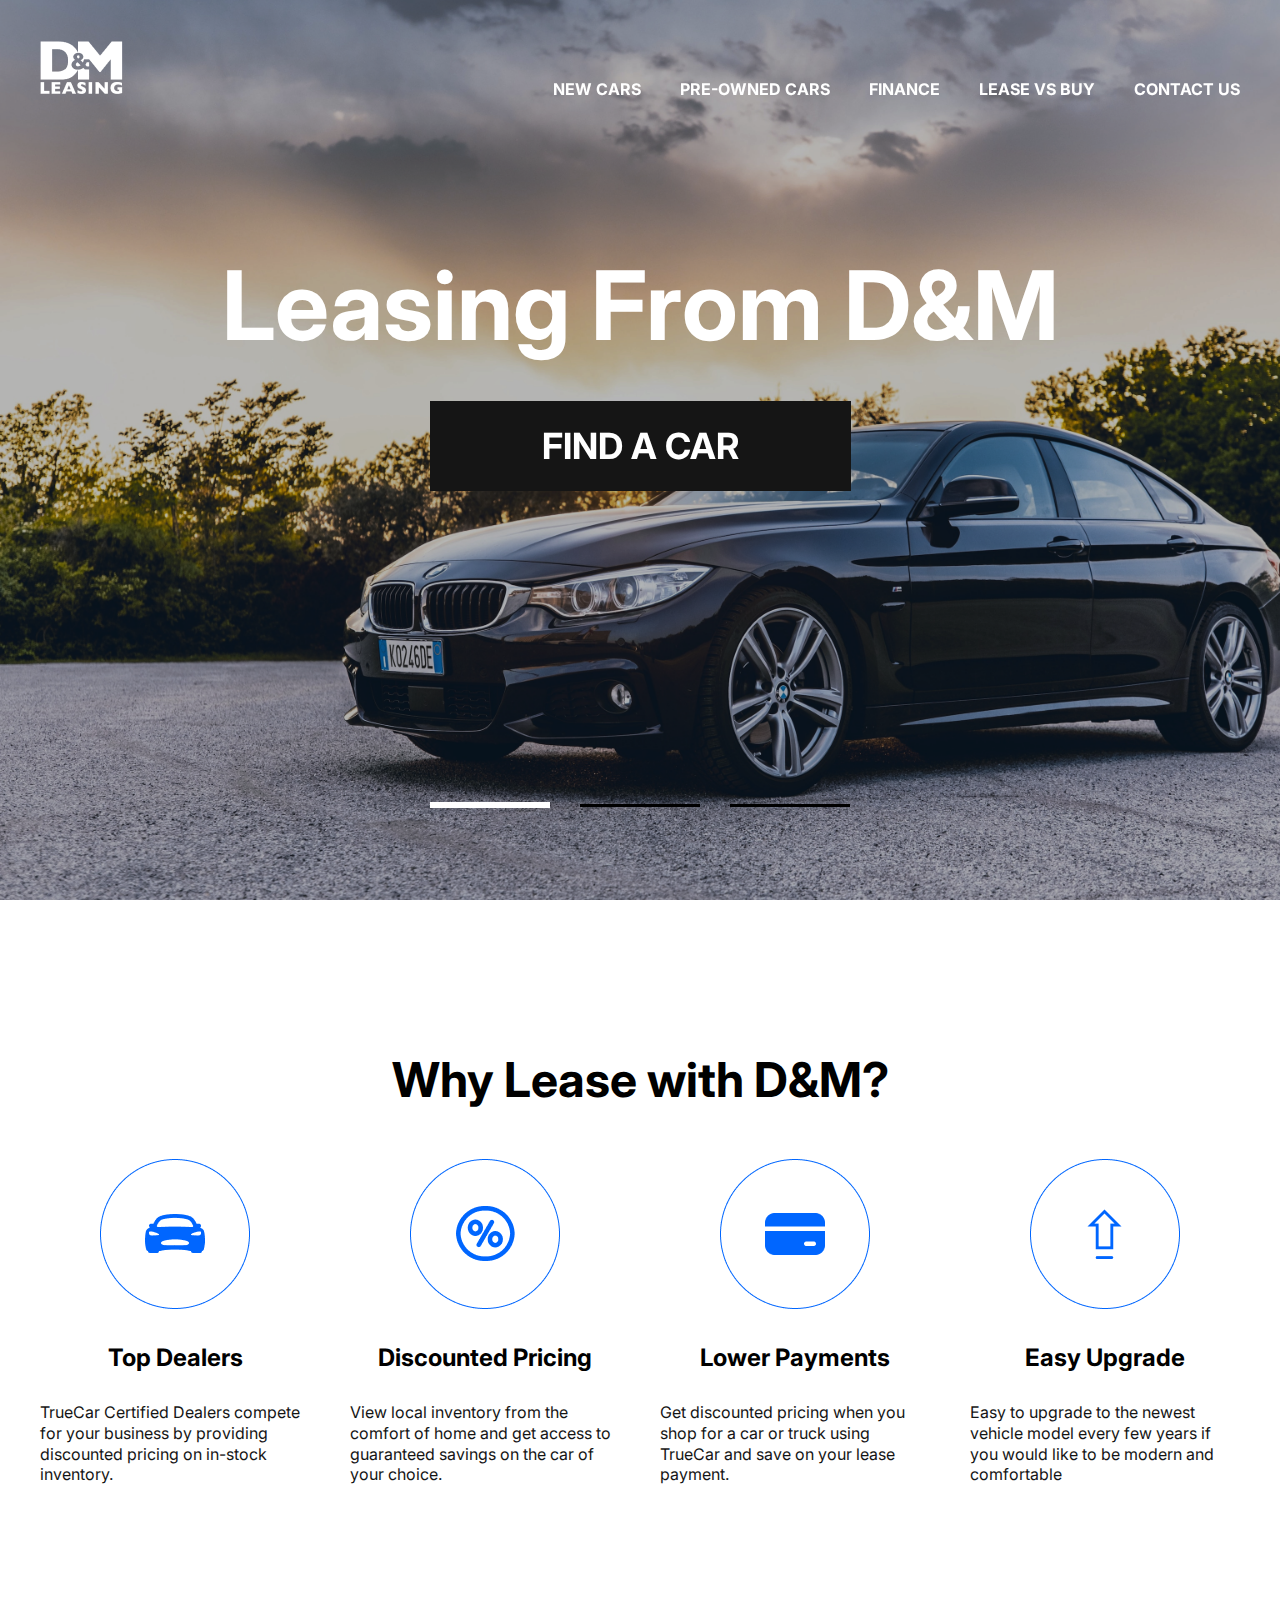
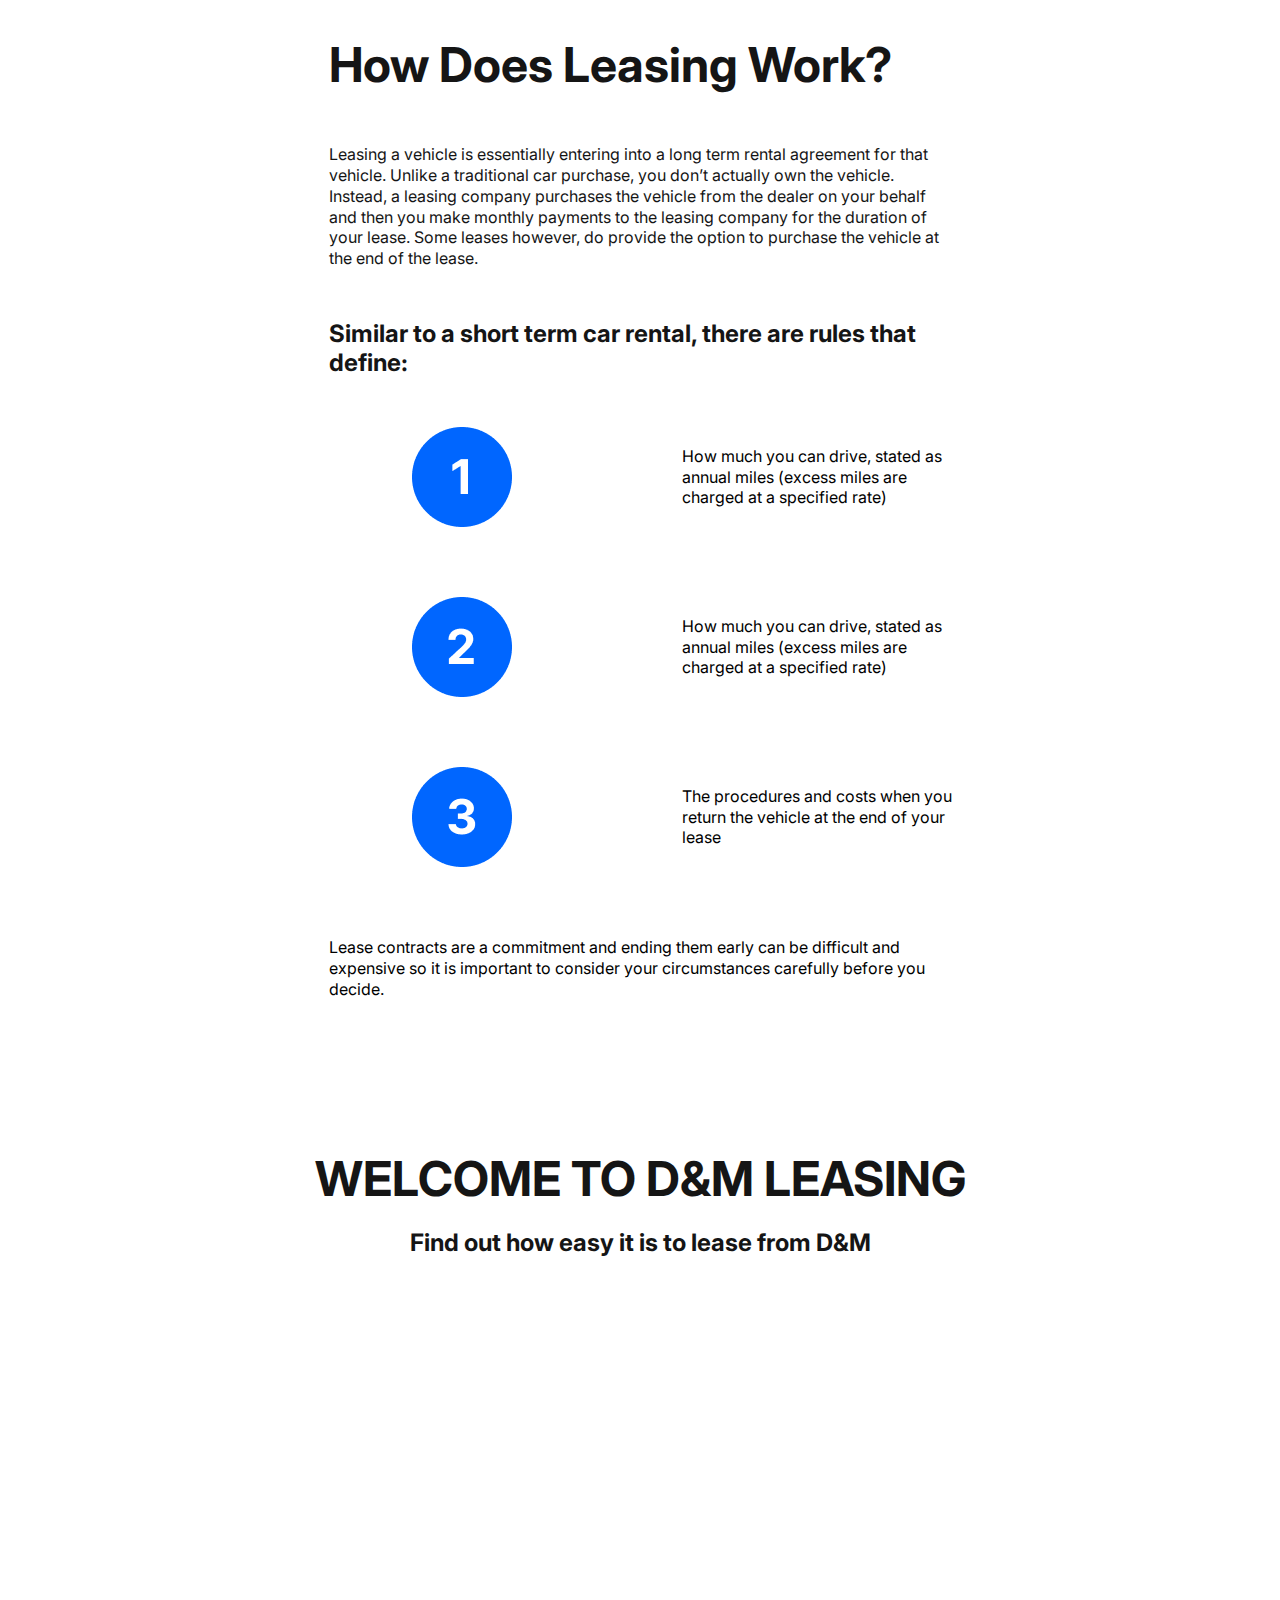
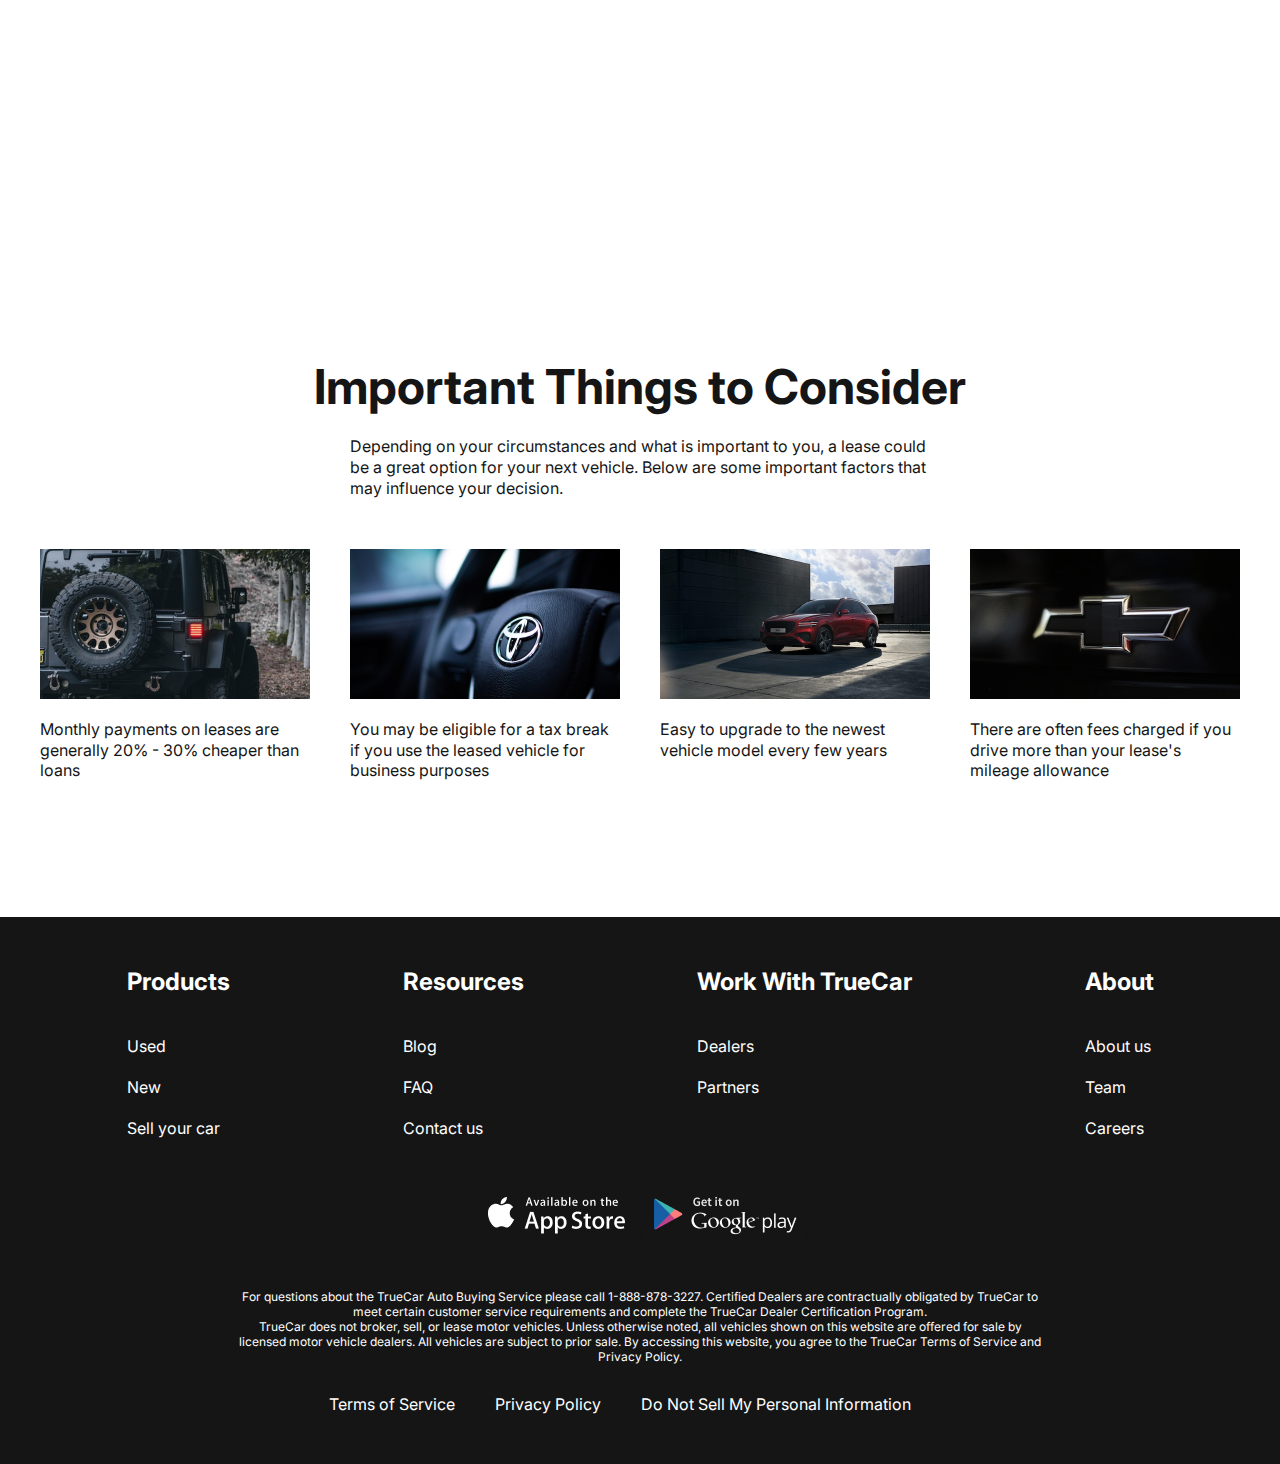
<file: index.html>
<!DOCTYPE html>
<html lang="en">

<head>
    <meta charset="UTF-8">
    <meta http-equiv="X-UA-Compatible" content="IE=edge">
    <meta name="viewport" content="width=device-width, initial-scale=1.0">
    <link href="https://fonts.googleapis.com/css2?family=Inter:wght@400;700&display=swap" rel="stylesheet">
    <link
  rel="stylesheet"
  href="https://cdn.jsdelivr.net/npm/swiper@10/swiper-bundle.min.css"/>
    <link rel="stylesheet" href="css/style.css">
    <title>Document</title>
</head>

<body>
    <header class="header">
        <div class="container">
            <div class="header__row">
                <a href="index.html" class="header__logo">
                    <img src="img/header/Vector.png" alt="">
                </a>
                <nav class="header__nav ">
                    <a href="car.html" class="header__nav-link">NEW CARS</a>
                    <a href="" class="header__nav-link">PRE-OWNED CARS</a>
                    <a href="" class="header__nav-link">FINANCE</a>
                    <a href="" class="header__nav-link">LEASE VS BUY</a>
                    <a href="login.html" class="header__nav-link">CONTACT US</a>
                </nav>
                <button type="button" class="navTuggle"><span></span><span></span><span></span></button>
            </div>
        </div>
    </header>

    

    <div class="home">
        <div class="container">
            <div class="home__title">
                Leasing From D&M
            </div>
            <a class="home__link" href="">FIND A CAR</a>
        </div>
    </div>

<div class="slider">
    <div class="swiper">
        <div class="swiper-wrapper">
          <div class="swiper-slide" style="background-image: url(img/header/Обложка.png);" ></div>
          <div class="swiper-slide" style="background-image: url(img/home/slider2.jpeg);" ></div>
          <div class="swiper-slide" style="background-image: url(img/home/slider-3.jpeg);" ></div>
        </div>
        <div class="swiper-pagination"></div>
        
    </div>
</div>


    <div class="why">
        <div class="container">
            <div class="why__title">Why Lease with D&M?</div>
            <div class="why__row">
                <div class="why__item">
                    <img class="why__img" src="img/group/Group 5.png" alt="">
                    <div class="why__item-title">Top Dealers</div>
                    <div class="why__text">TrueCar Certified Dealers compete for your business by providing discounted
                        pricing on in-stock inventory.</div>
                </div>

                <div class="why__item">
                    <img class="why__img" src="img/group/Group 7.png" alt="">
                    <div class="why__item-title">Discounted Pricing</div>
                    <div class="why__text">View local inventory from the comfort of home and get access to guaranteed
                        savings on the car of your choice.</div>
                </div>

                <div class="why__item">
                    <img class="why__img" src="img/group/Group 8.png" alt="">
                    <div class="why__item-title">Lower Payments</div>
                    <div class="why__text">Get discounted pricing when you shop for a car or truck using TrueCar and
                        save on your lease payment.</div>
                </div>

                <div class="why__item">
                    <img class="why__img" src="img/group/Group 9.png" alt="">
                    <div class="why__item-title">Easy Upgrade</div>
                    <div class="why__text">Easy to upgrade to the newest vehicle model every few years if you would like
                        to be modern and comfortable</div>
                </div>
            </div>
        </div>
    </div>

    <div class="how">
        <div class="container">
            <div class="how__body">
                <div class="how__top">
                    <div class="how__title">
                        How Does Leasing Work?
                    </div>
                    <div class="how__text">
                        Leasing a vehicle is essentially entering into a long term rental agreement for that vehicle.
                        Unlike a traditional car purchase, you don’t actually own the vehicle. Instead, a leasing
                        company purchases the vehicle from the dealer on your behalf and then you make monthly payments
                        to the leasing company for the duration of your lease. Some leases however, do provide the
                        option to purchase the vehicle at the end of the lease.
                    </div>
                </div>
                <div class="how__content">
                    <div class="how__text-content">
                        Similar to a short term car rental, there are rules that define:
                    </div>

                    <div class="how__inner">
                        <div class="how__item">
                            <img src="img/how/Group 10.png" alt="" class="how__img">
                            <div class="how__item-text">
                                How much you can drive, stated as annual miles (excess miles are charged at a specified
                                rate)
                            </div>
                        </div>
                        <div class="how__item">
                            <img src="img/how/Group 11.png" alt="" class="how__img">
                            <div class="how__item-text">
                                How much you can drive, stated as annual miles (excess miles are charged at a specified
                                rate)
                            </div>
                        </div>
                        <div class="how__item">
                            <img src="img/how/Group 12.png" alt="" class="how__img">
                            <div class="how__item-text">
                                The procedures and costs when you return the vehicle at the end of your lease
                            </div>
                        </div>
                    </div>

                </div>
                <div class="how__bottom">
                    <div class="how__bottom-text">
                        Lease contracts are a commitment and ending them early can be difficult and expensive so it is
                        important to consider your circumstances carefully before you decide.
                    </div>
                </div>
            </div>
        </div>
    </div>

    <div class="video">
        <div class="container">
            <div class="video__top">
                <div class="video__title">
                    WELCOME TO D&M LEASING
                </div>
                <div class="video__text">
                    Find out how easy it is to lease from D&M
                </div>
            </div>
            <div class="video__bottom">
                <iframe class="video__car" width="1000px" height="500px" src="https://www.youtube.com/embed/O0sEu131MaE"
                    title="YouTube video player" frameborder="0"
                    allow="accelerometer; autoplay; clipboard-write; encrypted-media; gyroscope; picture-in-picture; web-share"
                    allowfullscreen></iframe>
            </div>
        </div>
    </div>

    <div class="important">
        <div class="container">
            <div class="important__title">
                Important Things to Consider
            </div>
            <div class="important__text">
                Depending on your circumstances and what is important to you, a lease could be a great option for your
                next vehicle. Below are some important factors that may influence your decision.
            </div>
            <div class="important__inner">
                <div class="important__item">
                    <img class="important__img" src="img/important/Rectangle 6.png" alt="">
                    <div class="important__inner-text">
                        Monthly payments on leases are generally 20% - 30% cheaper than loans
                    </div>
                </div>

                <div class="important__item">
                    <img class="important__img" src="img/important/Rectangle 7.png" alt="">
                    <div class="important__inner-text">
                        You may be eligible for a tax break if you use the leased vehicle for business purposes
                    </div>
                </div>

                <div class="important__item">
                    <img class="important__img" src="img/important/Rectangle 8.png" alt="">
                    <div class="important__inner-text">
                        Easy to upgrade to the newest vehicle model every few years
                    </div>
                </div>

                <div class="important__item">
                    <img class="important__img" src="img/important/Rectangle 9.png" alt="">
                    <div class="important__inner-text">
                        There are often fees charged if you drive more than your lease's mileage allowance
                    </div>
                </div>
            </div>
        </div>
    </div>

    <footer class="footer">
        <div class="container">
            <div class="footer__nav">
                <div class="footer__nav-item">
                    <div class="footer__nav-title">
                        Products
                    </div>
                    <a href="#" class="footer__nav-text">
                        Used
                    </a>
                    <a href="#" class="footer__nav-text">
                        New
                    </a>
                    <a href="#" class="footer__nav-text">
                        Sell your car
                    </a>
                </div>
                <div class="footer__nav-item">
                    <div class="footer__nav-title">
                        Resources
                    </div>
                    <a href="#" class="footer__nav-text">
                        Blog
                    </a>
                    <a href="#" class="footer__nav-text">
                        FAQ
                    </a>
                    <a href="#" class="footer__nav-text">
                        Contact us
                    </a>
                </div>
                <div class="footer__nav-item">
                    <div class="footer__nav-title">
                        Work With TrueCar
                    </div>
                    <a href="#" class="footer__nav-text">
                        Dealers
                    </a>
                    <a href="#" class="footer__nav-text">
                        Partners
                    </a>
                </div>
                <div class="footer__nav-item">
                    <div class="footer__nav-title">
                        About
                    </div>
                    <a href="#" class="footer__nav-text">
                        About us
                    </a>
                    <a href="#" class="footer__nav-text">
                        Team
                    </a>
                    <a href="#" class="footer__nav-text">
                        Careers
                    </a>
                </div>
            </div>
            <div class="footer__img">
                <div class="class"><img src="img/footer/app-store-5768091a665de29ed90932b12cc1dc34 1.png" alt="" class="img__footer"></div>
                <div class="class"><img src="img/footer/google-play-1b282a5faa8753db97e49dd35e98dd25 1.png" alt="" class="img__footer"></div>
            </div>
            <div class="footer__information">
                <div class="information__text">For questions about the TrueCar Auto Buying Service please call 1-888-878-3227.
                    Certified Dealers are contractually obligated by TrueCar to meet certain customer service requirements and complete the TrueCar Dealer Certification Program.</div>
                <div class="information__text">TrueCar does not broker, sell, or lease motor vehicles. Unless otherwise noted, all vehicles shown on this website are offered for sale by licensed motor vehicle dealers. All vehicles are subject to prior sale. By accessing this website, you agree to the TrueCar Terms of Service and Privacy Policy.</div>
            </div>
            <div class="footer__link">
                <a href="#" class="bottom__link">Terms of Service</a>
                <a href="#" class="bottom__link">Privacy Policy</a>
                <a href="#" class="bottom__link">Do Not Sell My Personal Information</a>
            </div>
        </div>
    </footer>
    <script src="https://cdn.jsdelivr.net/npm/swiper@10/swiper-bundle.min.js"></script>
    <script src="js/app.js" ></script>
</body>

</html>
</file>
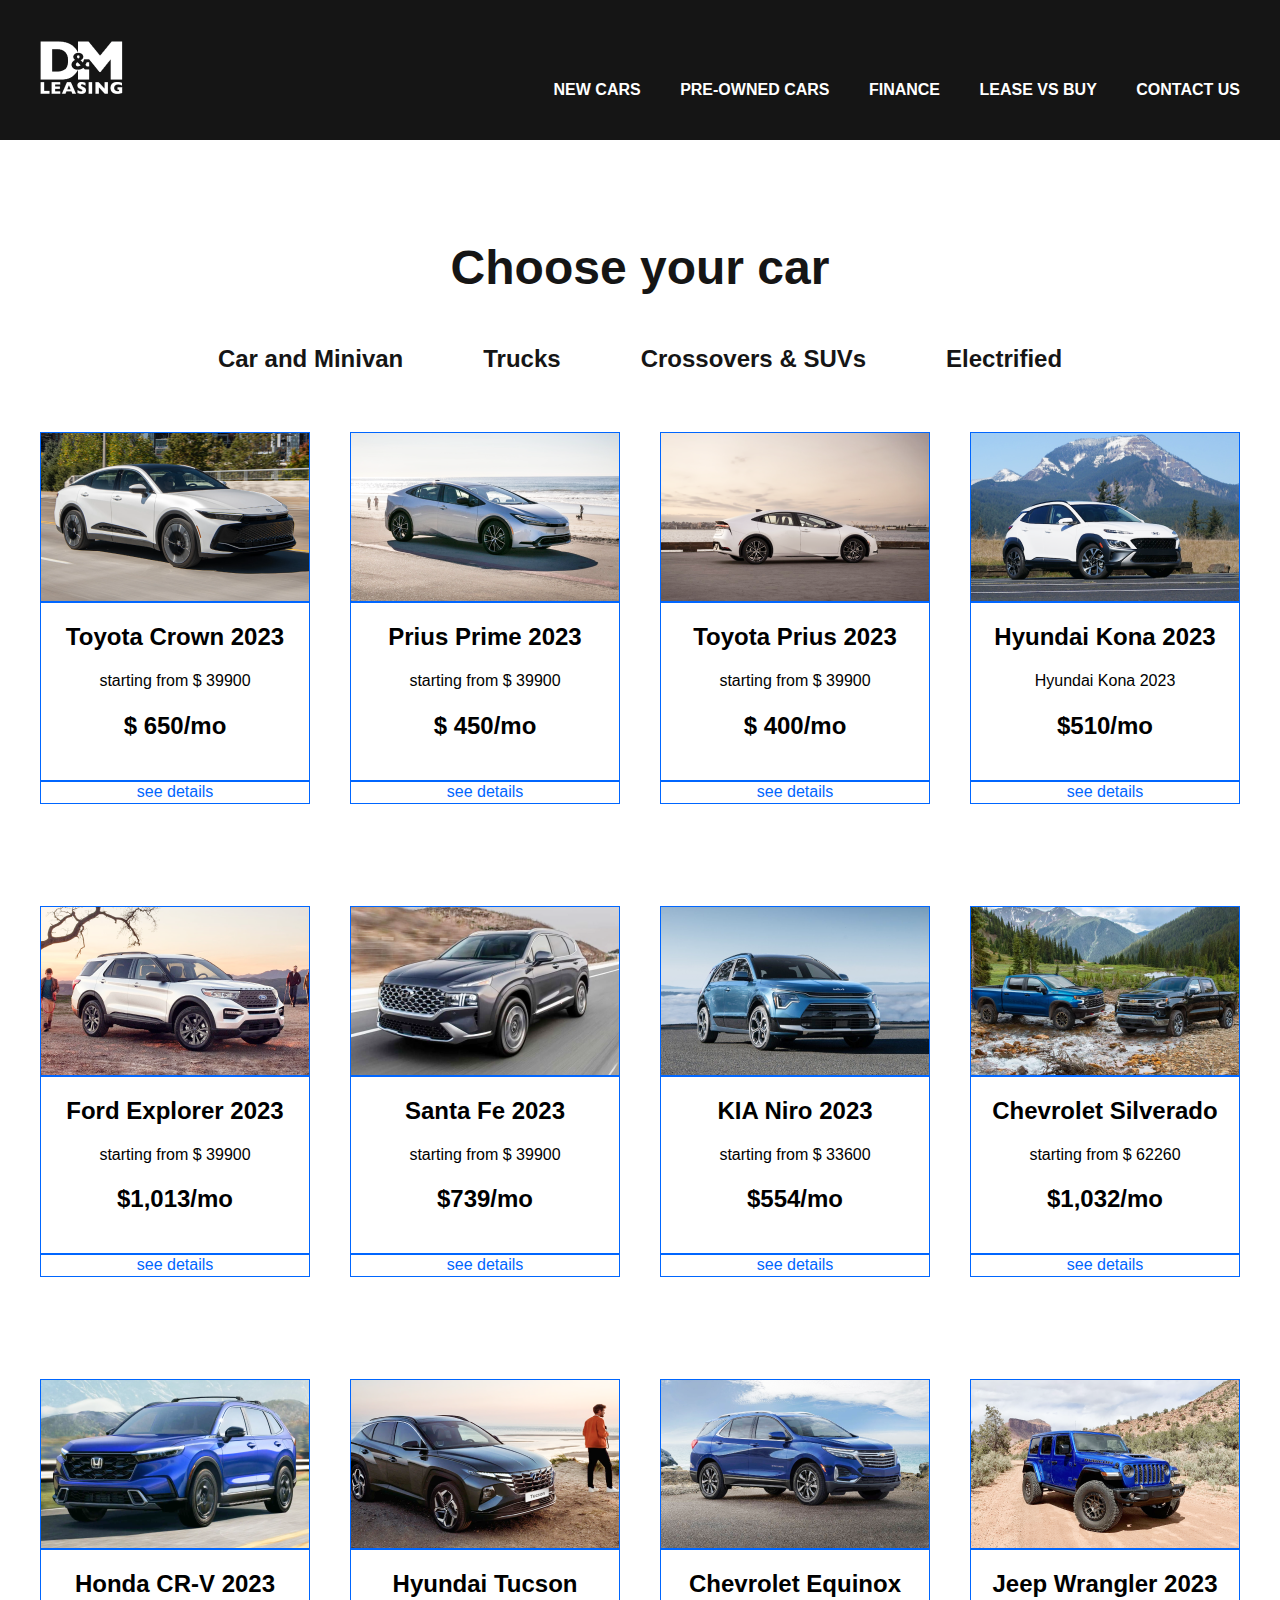
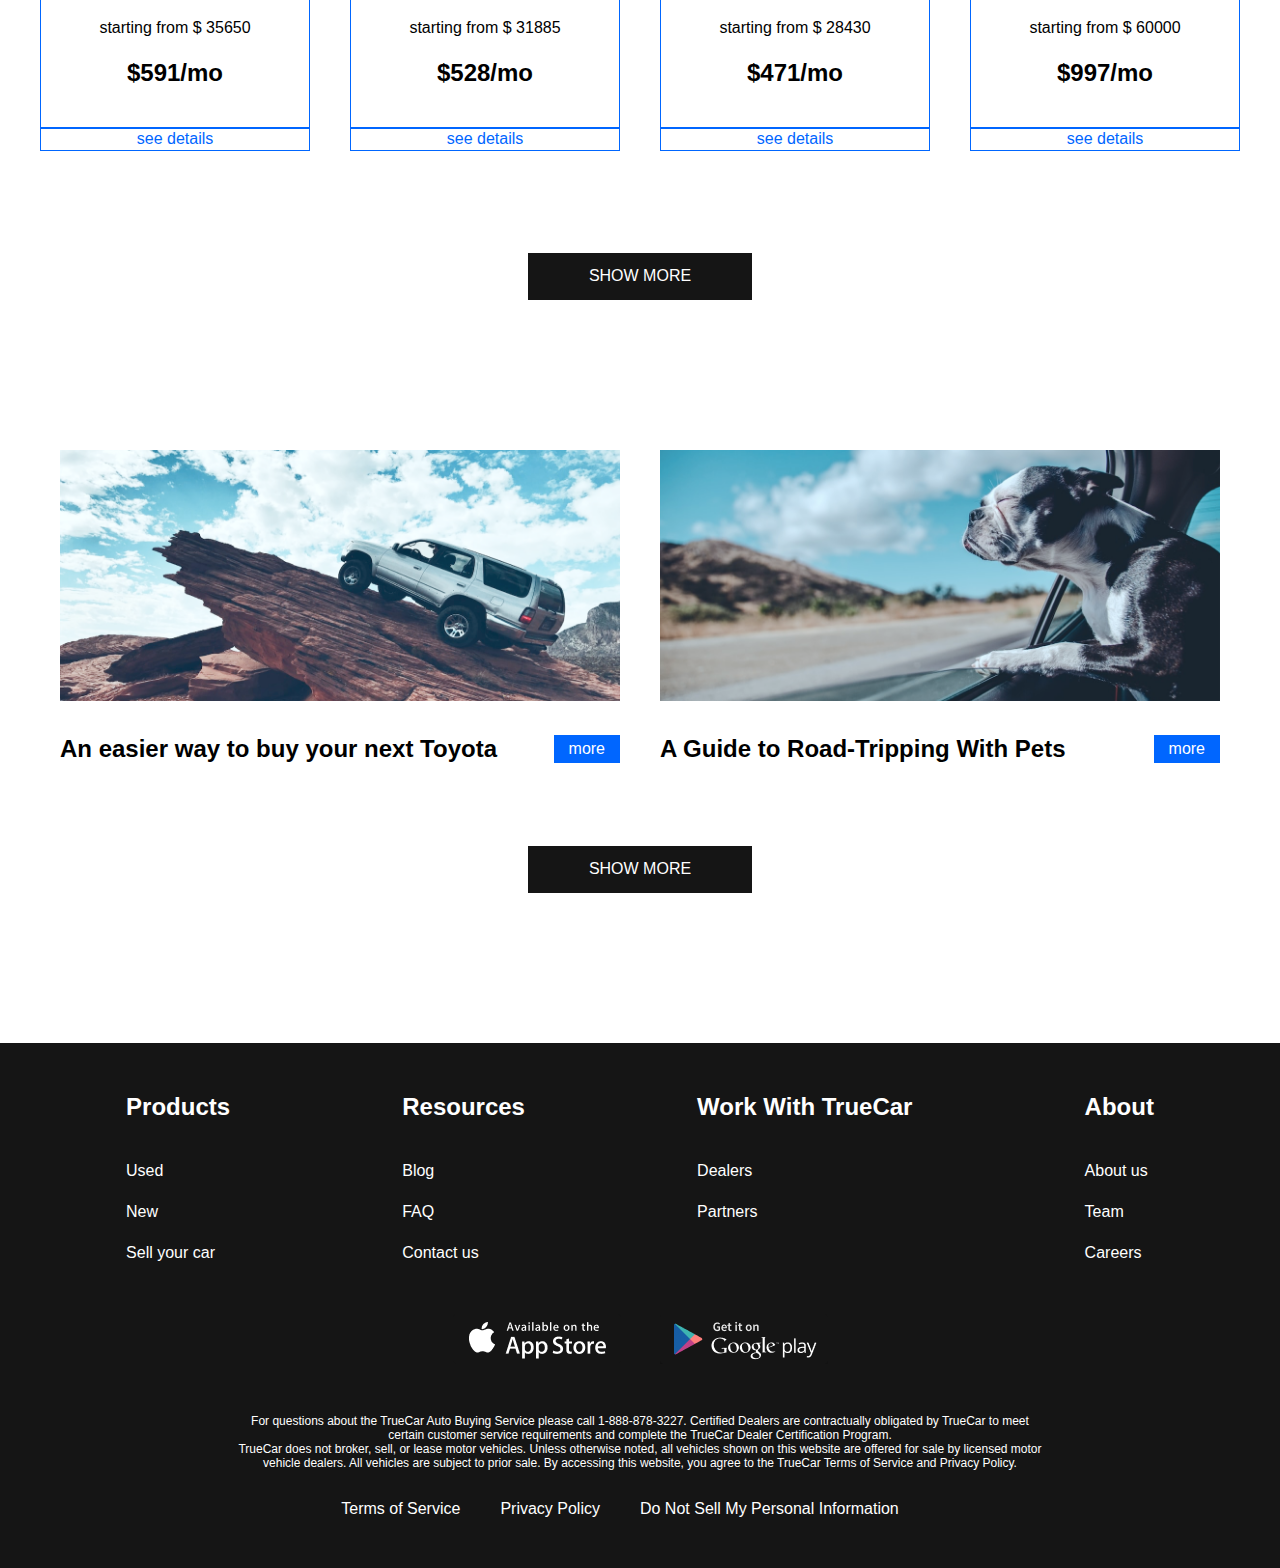
<file: car.html>
<!DOCTYPE html>
<html lang="en">
<head>
    <meta charset="UTF-8">
    <meta name="viewport" content="width=device-width, initial-scale=1.0">
    <link rel="stylesheet" href="css/style.css">
    <title>Document</title>
</head>
<body>
    <header class="header black">
        <div class="container">
            <div class="header__row">
                <a href="index.html" class="header__logo">
                    <img src="img/header/Vector.png" alt="">
                </a>
                <nav class="header__nav">
                    <a href="car.html" class="header__nav-link">NEW CARS</a>
                    <a href="" class="header__nav-link">PRE-OWNED CARS</a>
                    <a href="" class="header__nav-link">FINANCE</a>
                    <a href="" class="header__nav-link">LEASE VS BUY</a>
                    <a href="login.html" class="header__nav-link">CONTACT US</a>
                </nav>
                <button type="button" class="navTuggle"><span></span><span></span><span></span></button>
            </div>
        </div>
    </header>
    
    <div class="choose">
        <div class="container">
            <div class="choose__top">
                <div class="choose__title">
                    Choose your car
                </div>
                <div class="choose__nav">
                    <a href="#" class="choose__link">Car and Minivan</a>
                    <a href="#" class="choose__link">Trucks</a>
                    <a href="#" class="choose__link">Crossovers & SUVs</a>
                    <a href="#" class="choose__link">Electrified</a>
                </div>
            </div>
            <div class="choose__inner">
                <div class="choose__item">
                    <img src="img/car/Rectangle 1.png" alt="" class="choose__img">
                    <div class="choose__information">
                        <div class="choose__name">
                            Toyota Crown 2023
                        </div>
                        <div class="choose__prize">
                            starting from $ 39900
                        </div>
                        <div class="choose__time">
                            $ 650/mo
                        </div>
                    </div>
                    <div class="choose__bottom">
                        <a href="#" class="choose__link-bottom">see details</a>
                    </div>
                </div>
                <div class="choose__item">
                    <img src="img/car/Rectangle 2.png" alt="" class="choose__img">
                    <div class="choose__information">
                        <div class="choose__name">
                            Prius Prime 2023
                        </div>
                        <div class="choose__prize">
                            starting from $ 39900
                        </div>
                        <div class="choose__time">
                            $ 450/mo
                        </div>
                    </div>
                    <div class="choose__bottom">
                        <a href="#" class="choose__link-bottom">see details</a>
                    </div>
                </div>
                <div class="choose__item">
                    <img src="img/car/Rectangle 3.png" alt="" class="choose__img">
                    <div class="choose__information">
                        <div class="choose__name">
                            Toyota Prius 2023
                        </div>
                        <div class="choose__prize">
                            starting from $ 39900
                        </div>
                        <div class="choose__time">
                            $ 400/mo
                        </div>
                    </div>
                    <div class="choose__bottom">
                        <a href="#" class="choose__link-bottom">see details</a>
                    </div>
                </div>
                <div class="choose__item one">
                    <img src="img/car/Rectangle 4.png" alt="" class="choose__img">
                    <div class="choose__information">
                        <div class="choose__name">
                            Hyundai Kona 2023
                        </div>
                        <div class="choose__prize">
                            Hyundai Kona 2023
                        </div>
                        <div class="choose__time">
                            $510/mo
                        </div>
                    </div>
                    <div class="choose__bottom">
                        <a href="#" class="choose__link-bottom">see details</a>
                    </div>
                </div>
                <div class="choose__item">
                    <img src="img/car/Rectangle 5.png" alt="" class="choose__img">
                    <div class="choose__information">
                        <div class="choose__name">
                            Ford Explorer 2023
                        </div>
                        <div class="choose__prize">
                            starting from $ 39900
                        </div>
                        <div class="choose__time">
                            $1,013/mo
                        </div>
                    </div>
                    <div class="choose__bottom">
                        <a href="#" class="choose__link-bottom">see details</a>
                    </div>
                </div>
                <div class="choose__item">
                    <img src="img/car/Rectangle 6.png" alt="" class="choose__img">
                    <div class="choose__information">
                        <div class="choose__name">
                            Santa  Fe 2023
                        </div>
                        <div class="choose__prize">
                            starting from $ 39900
                        </div>
                        <div class="choose__time">
                            $739/mo
                        </div>
                    </div>
                    <div class="choose__bottom">
                        <a href="#" class="choose__link-bottom">see details</a>
                    </div>
                </div>
                <div class="choose__item">
                    <img src="img/car/Rectangle 7.png" alt="" class="choose__img">
                    <div class="choose__information">
                        <div class="choose__name">
                            KIA Niro 2023
                        </div>
                        <div class="choose__prize">
                            starting from $ 33600
                        </div>
                        <div class="choose__time">
                            $554/mo
                        </div>
                    </div>
                    <div class="choose__bottom">
                        <a href="#" class="choose__link-bottom">see details</a>
                    </div>
                </div>
                <div class="choose__item two">
                    <img src="img/car/Rectangle 8.png" alt="" class="choose__img">
                    <div class="choose__information">
                        <div class="choose__name">
                            Chevrolet Silverado
                        </div>
                        <div class="choose__prize">
                            starting from $ 62260
                        </div>
                        <div class="choose__time">
                            $1,032/mo
                        </div>
                    </div>
                    <div class="choose__bottom">
                        <a href="#" class="choose__link-bottom">see details</a>
                    </div>
                </div>
                <div class="choose__item">
                    <img src="img/car/Rectangle 9.png" alt="" class="choose__img">
                    <div class="choose__information">
                        <div class="choose__name">
                            Honda CR-V 2023
                        </div>
                        <div class="choose__prize">
                            starting from $ 35650
                        </div>
                        <div class="choose__time">
                            $591/mo
                        </div>
                    </div>
                    <div class="choose__bottom">
                        <a href="#" class="choose__link-bottom">see details</a>
                    </div>
                </div>
                <div class="choose__item">
                    <img src="img/car/Rectangle 10.png" alt="" class="choose__img">
                    <div class="choose__information">
                        <div class="choose__name">
                            Hyundai Tucson
                        </div>
                        <div class="choose__prize">
                            starting from $ 31885
                        </div>
                        <div class="choose__time">
                            $528/mo
                        </div>
                    </div>
                    <div class="choose__bottom">
                        <a href="#" class="choose__link-bottom">see details</a>
                    </div>
                </div>
                <div class="choose__item">
                    <img src="img/car/Rectangle 11.png" alt="" class="choose__img">
                    <div class="choose__information">
                        <div class="choose__name">
                            Chevrolet Equinox 
                        </div>
                        <div class="choose__prize">
                            starting from $ 28430
                        </div>
                        <div class="choose__time">
                            $471/mo
                        </div>
                    </div>
                    <div class="choose__bottom">
                        <a href="#" class="choose__link-bottom">see details</a>
                    </div>
                </div>
                <div class="choose__item three">
                    <img src="img/car/Rectangle 12.png" alt="" class="choose__img">
                    <div class="choose__information">
                        <div class="choose__name">
                            Jeep Wrangler 2023
                        </div>
                        <div class="choose__prize">
                            starting from $ 60000
                        </div>
                        <div class="choose__time">
                            $997/mo
                        </div>
                    </div>
                    <div class="choose__bottom">
                        <a href="#" class="choose__link-bottom">see details</a>
                    </div>
                </div>
                <a href="#" class="choose__btm">SHOW MORE</a>
            </div>
        </div>
    </div>

    <div class="news">
        <div class="container">
            <div class="news__inner">
                <div class="news__item">
                    <img src="img/news/Rectangle 12.png" alt="" class="news__img">
                    <div class="news__information">
                        <div class="news__text">
                            An easier way to buy your next Toyota
                        </div>
                        <a href="#" class="news__link">
                            more
                        </a>
                    </div>
                </div>
                <div class="news__item">
                    <img src="img/news/Rectangle 2.png" alt="" class="news__img">
                    <div class="news__information">
                        <div class="news__text">
                            A Guide to Road-Tripping With Pets
                        </div>
                        <a href="#" class="news__link">
                            more
                        </a>
                    </div>
                </div>
                <a href="#" class="news__btm">SHOW MORE</a>
            </div>
        </div>
    </div>
    <footer class="footer">
        <div class="container">
            <div class="footer__nav">
                <div class="footer__nav-item">
                    <div class="footer__nav-title">
                        Products
                    </div>
                    <a href="#" class="footer__nav-text">
                        Used
                    </a>
                    <a href="#" class="footer__nav-text">
                        New
                    </a>
                    <a href="#" class="footer__nav-text">
                        Sell your car
                    </a>
                </div>
                <div class="footer__nav-item">
                    <div class="footer__nav-title">
                        Resources
                    </div>
                    <a href="#" class="footer__nav-text">
                        Blog
                    </a>
                    <a href="#" class="footer__nav-text">
                        FAQ
                    </a>
                    <a href="#" class="footer__nav-text">
                        Contact us
                    </a>
                </div>
                <div class="footer__nav-item">
                    <div class="footer__nav-title">
                        Work With TrueCar
                    </div>
                    <a href="#" class="footer__nav-text">
                        Dealers
                    </a>
                    <a href="#" class="footer__nav-text">
                        Partners
                    </a>
                </div>
                <div class="footer__nav-item">
                    <div class="footer__nav-title">
                        About
                    </div>
                    <a href="#" class="footer__nav-text">
                        About us
                    </a>
                    <a href="#" class="footer__nav-text">
                        Team
                    </a>
                    <a href="#" class="footer__nav-text">
                        Careers
                    </a>
                </div>
            </div>
            <div class="footer__img">
                <img src="img/footer/app-store-5768091a665de29ed90932b12cc1dc34 1.png" alt="" class="img__footer">
                <img src="img/footer/google-play-1b282a5faa8753db97e49dd35e98dd25 1.png" alt="" class="img__footer">
            </div>
            <div class="footer__information">
                <div class="information__text">For questions about the TrueCar Auto Buying Service please call 1-888-878-3227.
                    Certified Dealers are contractually obligated by TrueCar to meet certain customer service requirements and complete the TrueCar Dealer Certification Program.</div>
                <div class="information__text">TrueCar does not broker, sell, or lease motor vehicles. Unless otherwise noted, all vehicles shown on this website are offered for sale by licensed motor vehicle dealers. All vehicles are subject to prior sale. By accessing this website, you agree to the TrueCar Terms of Service and Privacy Policy.</div>
            </div>
            <div class="footer__link">
                <a href="#" class="bottom__link">Terms of Service</a>
                <a href="#" class="bottom__link">Privacy Policy</a>
                <a href="#" class="bottom__link">Do Not Sell My Personal Information</a>
            </div>
        </div>
    </footer>
</body>
</html>
</file>
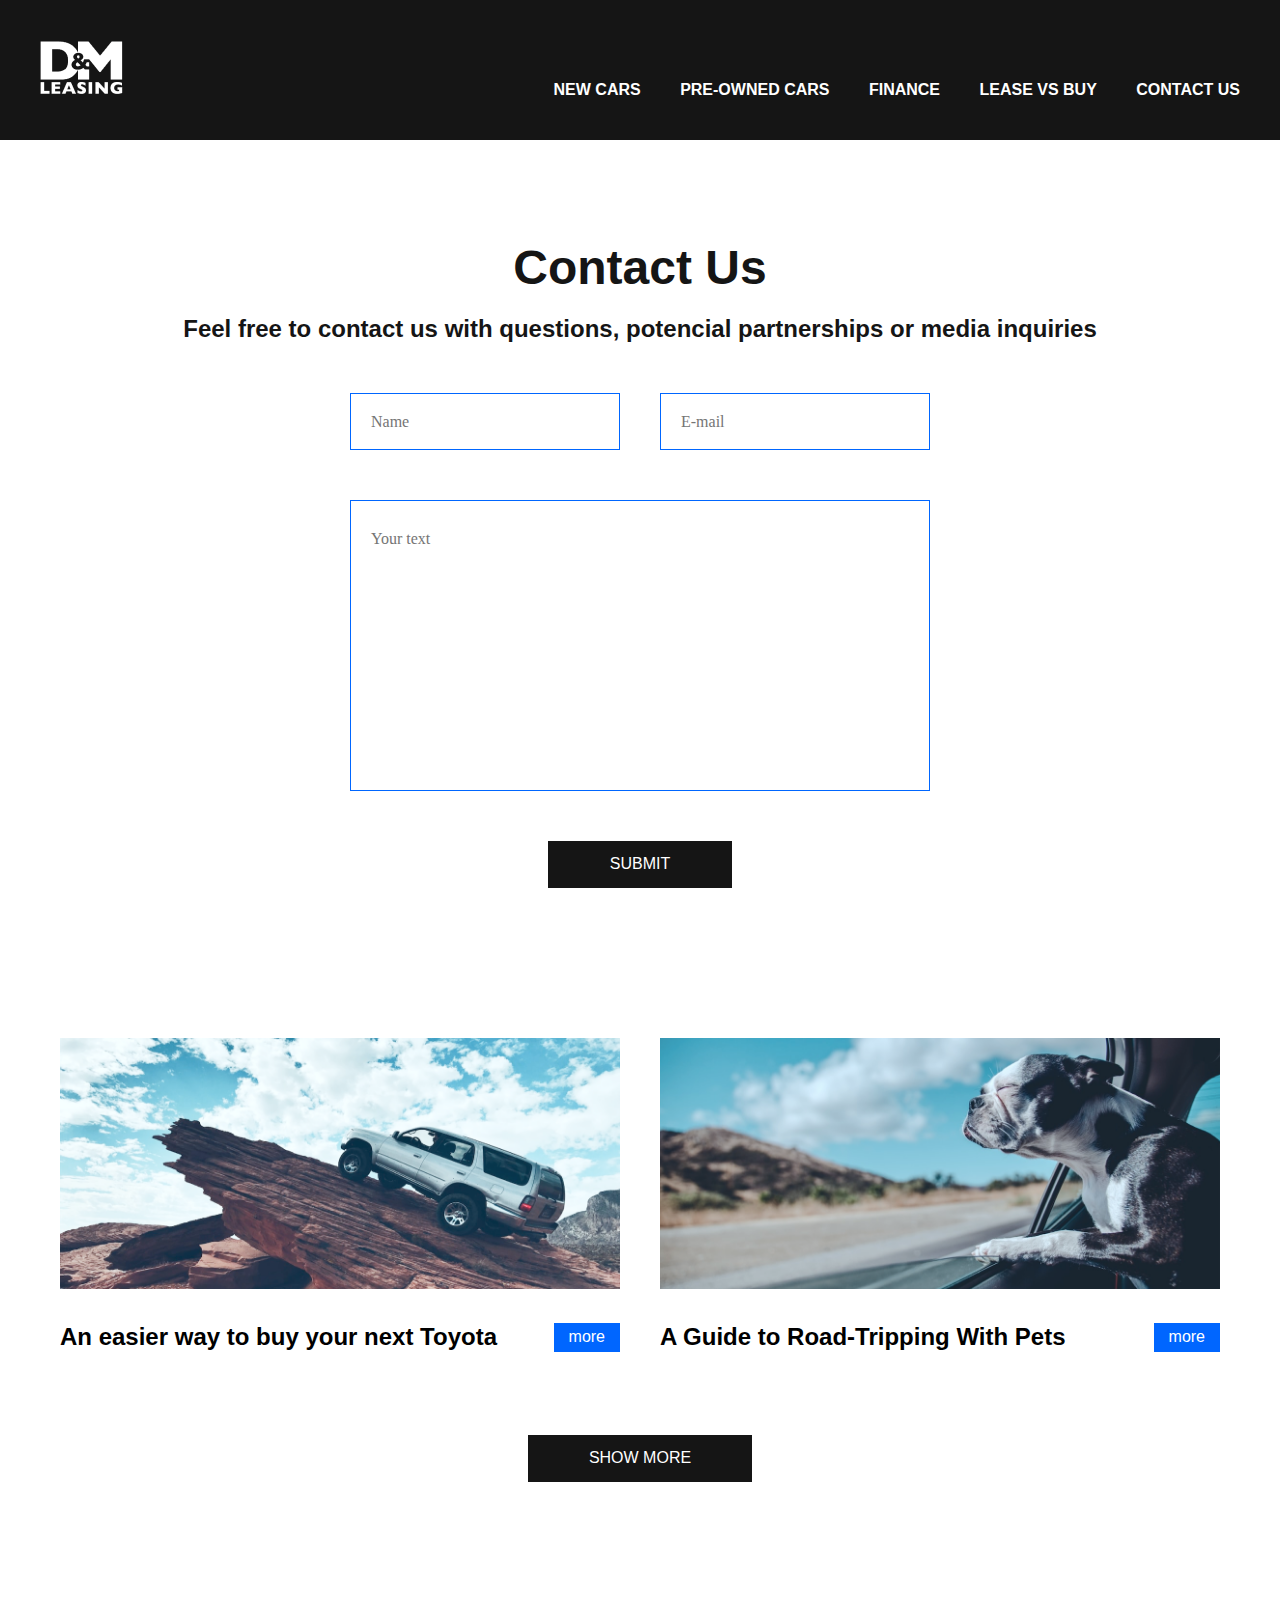
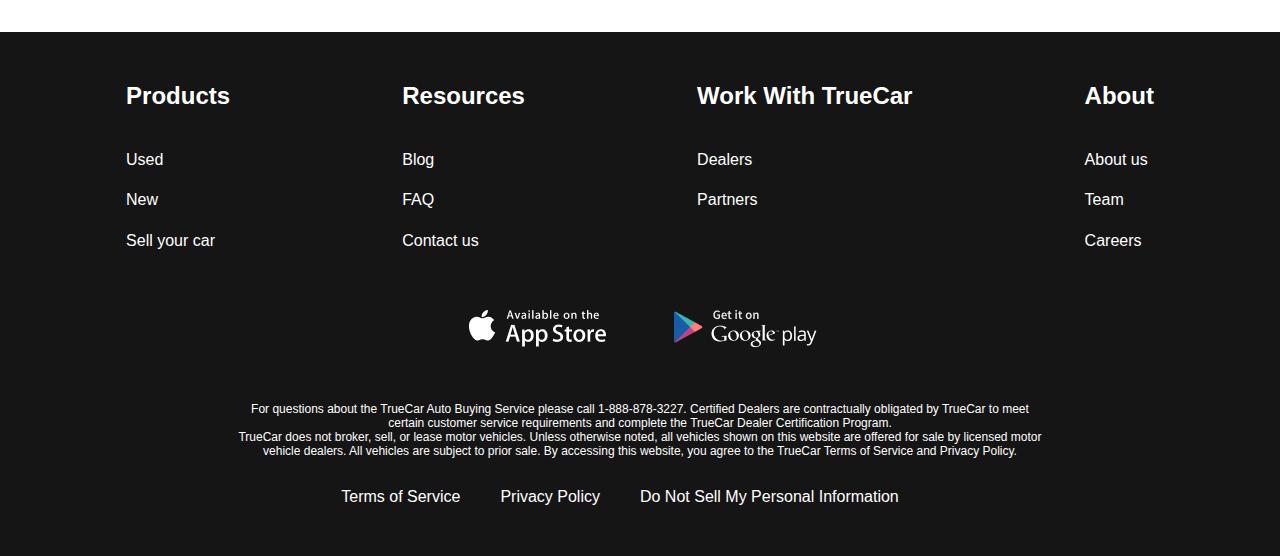
<file: login.html>
<!DOCTYPE html>
<html lang="en">
<head>
    <meta charset="UTF-8">
    <meta name="viewport" content="width=device-width, initial-scale=1.0">
    <link rel="stylesheet" href="css/style.css">
    <title>Document</title>
</head>
<body>
    <header class="header black">
        <div class="container">
            <div class="header__row">
                <a href="index.html" class="header__logo">
                    <img src="img/header/Vector.png" alt="">
                </a>
                <nav class="header__nav">
                    <a href="car.html" class="header__nav-link">NEW CARS</a>
                    <a href="" class="header__nav-link">PRE-OWNED CARS</a>
                    <a href="" class="header__nav-link">FINANCE</a>
                    <a href="" class="header__nav-link">LEASE VS BUY</a>
                    <a href="login.html" class="header__nav-link">CONTACT US</a>
                </nav>
                <button type="button" class="navTuggle"><span></span><span></span><span></span></button>
            </div>
        </div>
    </header>

    <div class="form">
        <div class="container">
            <div class="form__top">
                <div class="form__title">Contact Us</div>
                <div class="form__text">Feel free to contact us with questions, potencial partnerships or media inquiries</div>
            </div>
            
            <form action="" class="form__inner">
                <input placeholder="Name" class="form__item" type="name">
                <input placeholder="E-mail" class="form__item" type="email">
                <textarea  class="form__bottom" placeholder="Your text"></textarea>
                <a class="form__btm" href="">SUBMIT</a>
            </form>
            
        </div>
    </div>

    <div class="news ">
        <div class="container">
            <div class="news__inner">
                <div class="news__item">
                    <img src="img/news/Rectangle 12.png" alt="" class="news__img">
                    <div class="news__information">
                        <div class="news__text">
                            An easier way to buy your next Toyota
                        </div>
                        <a href="#" class="news__link">
                            more
                        </a>
                    </div>
                </div>
                <div class="news__item">
                    <img src="img/news/Rectangle 2.png" alt="" class="news__img">
                    <div class="news__information">
                        <div class="news__text">
                            A Guide to Road-Tripping With Pets
                        </div>
                        <a href="#" class="news__link">
                            more
                        </a>
                    </div>
                </div>
                <a href="#" class="news__btm">SHOW MORE</a>
            </div>
        </div>
    </div>
    <footer class="footer">
        <div class="container">
            <div class="footer__nav">
                <div class="footer__nav-item">
                    <div class="footer__nav-title">
                        Products
                    </div>
                    <a href="#" class="footer__nav-text">
                        Used
                    </a>
                    <a href="#" class="footer__nav-text">
                        New
                    </a>
                    <a href="#" class="footer__nav-text">
                        Sell your car
                    </a>
                </div>
                <div class="footer__nav-item">
                    <div class="footer__nav-title">
                        Resources
                    </div>
                    <a href="#" class="footer__nav-text">
                        Blog
                    </a>
                    <a href="#" class="footer__nav-text">
                        FAQ
                    </a>
                    <a href="#" class="footer__nav-text">
                        Contact us
                    </a>
                </div>
                <div class="footer__nav-item">
                    <div class="footer__nav-title">
                        Work With TrueCar
                    </div>
                    <a href="#" class="footer__nav-text">
                        Dealers
                    </a>
                    <a href="#" class="footer__nav-text">
                        Partners
                    </a>
                </div>
                <div class="footer__nav-item">
                    <div class="footer__nav-title">
                        About
                    </div>
                    <a href="#" class="footer__nav-text">
                        About us
                    </a>
                    <a href="#" class="footer__nav-text">
                        Team
                    </a>
                    <a href="#" class="footer__nav-text">
                        Careers
                    </a>
                </div>
            </div>
            <div class="footer__img">
                <img src="img/footer/app-store-5768091a665de29ed90932b12cc1dc34 1.png" alt="" class="img__footer">
                <img src="img/footer/google-play-1b282a5faa8753db97e49dd35e98dd25 1.png" alt="" class="img__footer">
            </div>
            <div class="footer__information">
                <div class="information__text">For questions about the TrueCar Auto Buying Service please call 1-888-878-3227.
                    Certified Dealers are contractually obligated by TrueCar to meet certain customer service requirements and complete the TrueCar Dealer Certification Program.</div>
                <div class="information__text">TrueCar does not broker, sell, or lease motor vehicles. Unless otherwise noted, all vehicles shown on this website are offered for sale by licensed motor vehicle dealers. All vehicles are subject to prior sale. By accessing this website, you agree to the TrueCar Terms of Service and Privacy Policy.</div>
            </div>
            <div class="footer__link">
                <a href="#" class="bottom__link">Terms of Service</a>
                <a href="#" class="bottom__link">Privacy Policy</a>
                <a href="#" class="bottom__link">Do Not Sell My Personal Information</a>
            </div>
        </div>
    </footer>
</body>
</html>
</file>
<file: css/style.css>
*,
*::before,
*::after{
    margin: 0;
    padding: 0;
    box-sizing: border-box;
}                                                                           

body{
    font-family: 'Inter', sans-serif;
}
.container{
    margin: 0 auto;
    width: 100%;
    max-width: 1230px;
    padding: 0 15px;
}

.swiper-slide{
    height: 100vh;
    background-position: center;
    background-repeat: no-repeat;
    background-size: cover;
}

.navTuggle{
    display: none;
}

.navTuggle span{
    display: inline-block;
    background-color: #FFFFFF;
    height:2px;
    width: 35px;
    margin: 4px 0;
}

button{
    background-color: transparent;
    padding: 0;
    border: 0;
}

.header{
    position: absolute;
    top: 0;
    left: 0;
    right: 0;
    z-index: 1000;
}

.header__row{
    display: flex;
    justify-content: space-between;
    padding-top: 40px;
    align-items: flex-end;
}

.header__logo{

}
.header__nav{

}

.header__nav-link{
    display: inline-block;
    color: #FFFFFF;
    text-decoration: none;
    text-transform: uppercase;
    font-size: 16px;
    margin-right: 35px;
    font-weight: 700;
}

.swiper-pagination-bullet{
    width: 120px;
    background-color: black;
    opacity: 1;
    border-radius: 0;
    height: 3px;
    margin: 0 15px !important;
}

.swiper-pagination-bullet-active{
    background-color: #FFFFFF;
    height: 6px;
}

.swiper-pagination{
    display: flex;
    align-items: center;
    justify-content: center;
    bottom: 92px !important;
}

.header__nav-link:last-child{
    margin-right: 0;
}

.home{
    text-align: center;
    margin-top: 247px;
    position: absolute;
    right: 0;
    top: 0;
    left: 0;
    z-index: 100;
}


.home__title{
    font-weight: 700;
    font-size: 96px;
    color: #FFFFFF;
    margin-bottom: 38px;
}

.home__link{
    display: inline-block;
    font-weight: 700;
    font-size: 36px;
    color: #FFFFFF;
    text-decoration: none;
    padding: 23px 112px;
    background-color: #151515;
}

.why__row{
    display: flex;
    flex-wrap: wrap;
    margin: 0 -20px ;
}

.why__item{
    width: 25%;
    text-align: center;
    padding: 0 20px;
}

.why__item-title{
    margin-bottom: 30px;
    font-family: 'Inter';
    font-size: 24px;
    font-weight: 700;
}



.why__text{
    color: #151515;
    font-weight: 400;
    font-size: 16px;
    text-align: left;
    line-height: 130%;
}

.why__title{
    font-weight: 700;
    font-size: 48px;
    margin-bottom: 50px;
    text-align: center;
}

.why{
    padding: 150px 0;
}

.why__img{
    margin-bottom: 30px;
}

.how__body{
    margin: 0 auto;
    max-width: 623px;
}

.how__title{
    color: #151515;
    font-size: 48px;
    font-style: normal;
    font-weight: 700;
    line-height: normal;
    margin-bottom: 50px;
}

.how__text{
    color: #151515;
    font-size: 16px;
    font-weight: 400;
    line-height: 130%;
}

.how__text-content{
    color: #151515;
    font-size: 24px;
    font-weight: 700;
    line-height: normal;
    margin-top: 50px;
    margin-bottom: 50px;
}

.how__inner{
    
}

.how__img{
    display: inline-block;
    margin-left: 83px;
}

.how__item{
   display: flex;
   justify-content:space-between;
   margin-bottom:40px ;
   align-items: center;
   margin-bottom: 70px;
}

.how__bottom{
   
}

.how__item-text{
    width: 270px;
    font-size: 16px;
    font-weight: 400;
    line-height: 130%;
}

.how__bottom-text{
    font-size: 16px;
    font-weight: 400;
    line-height: 130%;
}

.how__item :last-child{
    margin: 0;
}

.video__top{
    text-align: center;
    margin-bottom: 50px;
}

.video__title{
    color: #151515;
    font-size: 48px;
    font-weight: 700;
    margin-bottom: 20px;
}

.video__text{
    color: #151515;
    font-size: 24px;
    font-weight: 700;
}
 
.video{
    padding: 150px 0;
}

.video__car{
    display: block;
    max-width: 100%;
    margin: 0 auto;
}

.important{
    margin-bottom: 136px;
}

.important__title{
    font-size: 48px;
    font-weight: 700;
    text-align: center;
    margin-bottom: 20px;
    color: #151515;
}

.important__text{
    max-width: 580px; 
    font-size: 16px;
    font-weight: 400;
    line-height: 130%;
    margin: 0 auto;
    margin-bottom: 50px;
    color: #151515;
}

.important__inner{
    display: flex;
    flex-wrap: wrap;
    margin: 0 -20px;
}

.important__item{
    width: 25%;
    padding: 0 20px;
}

.important__inner-text{
    max-width: 270px;
    font-size: 16px;
    font-weight: 400;
    line-height: 130%;
    color: #151515;
}

.important__img{
    display:block;
    max-width: 100%;
    height: auto;
    margin-bottom: 20px;
}

.footer{
    background-color: #151515;
    padding: 50px 0;
    
}

.container{

}

.footer__nav{
    flex-wrap: wrap;
    display: flex;
    justify-content: space-around;
}

.footer__nav-title{
    color: #FFFFFF;
    font-size: 24px;
    font-weight: 700;
    margin-bottom: 40px;
}

.footer__nav-text{
    color: #FFFFFF;
    display: block;
    font-size: 16px;
    font-weight: 400;
    line-height: 130%;
    text-decoration: none;
    margin-bottom: 20px;
}

.footer__nav-text:last-child{
    margin: 0;
}

.footer__img{
    margin-top: 50px;
    display: flex;
    justify-content: center;  
    flex-wrap: wrap;  
}


.img__footer{
    display: block;
    margin-right: 39px;
    max-width: 100%;
    height: auto;
}

.img__footer:last-child{
    margin: 0;
}

.footer__information{
    margin-top: 50px;
    max-width: 806px;
    margin: 0 auto;
    margin-top: 50px;
}

.information__text{
    text-align: center;
    font-size: 12px;
    font-weight: 400;
    color: #FFFFFF;
}

.footer__link{
    display: flex;
    justify-content: center;
    margin-top: 30px;
    flex-wrap: wrap;
}

.bottom__link{
    text-decoration: none;
    color: #FFFFFF;
    margin-right: 40px;
}

.black{
    background-color: #151515;
    height: 140px;
    
}

.choose{
    margin-top: 240px;
    margin-bottom: 150px;
}

.choose__top{
    margin-bottom: 59px;
}

.choose__title{
    font-size: 48px;
    font-weight: 700;
    color: #151515;
    text-align: center;
    margin-bottom: 50px;
}

.choose__nav{
    display: flex;
    justify-content: center;
}

.choose__link{
    display: inline-block;
    font-size: 24px;
    font-weight: 700;
    color: #151515;
    text-decoration: none;
    margin-right: 80px;
}

.choose__link:last-child{
    margin: 0;
}

.choose__link:hover{
    color: #0066FF;
}

.choose__img{
    max-width: 100%;
    display: block;
    height: auto;
}

.choose__inner{
    display: flex;
    flex-wrap: wrap;
    margin: 0 -20px;
}

.choose__item{
    padding: 0 20px;
    margin-bottom: 102px;
    width: 25%;
}

.choose__item:last-child{
    margin: 0
}

.choose__information{
    border: 1px solid #0066FF;
    padding: 20px 19.5px;
    text-align: center;
}

.choose__name{
    font-size: 24px;
    font-weight: 700;
    margin-bottom: 20px;
}

.choose__prize{
    font-size: 16px;
    font-weight: 400;
    line-height: 130%;
    margin-bottom: 20px;
}

.choose__time{
    font-size: 24px;
    font-weight: 700;
    margin-bottom: 20px;
}

.choose__bottom{
    border: 1px solid #0066FF;
    text-align: center;
}

.choose__link-bottom{
    display: inline-block;
    font-size: 16px;
    font-weight: 400;
    line-height: 130%;
    color: #0066FF;
    text-decoration: none;
}

.choose__btm{
    display: inline-block;
    background-color: #151515;
    color: #FFFFFF;
    padding: 13px 61px;
    text-decoration: none;
    font-size: 16px;
    font-weight: 400;
    line-height: 130%;
    margin: 0 auto;
}

.news{
    margin-bottom: 150px;
}

.news__inner{
    display: flex;
    flex-wrap: wrap;
}

.news__img{
    display: inline-block;
    max-width: 100%;
    height: auto;
    margin-bottom: 30px;
    padding: 0 -20px;
    
}

.news__item{
    width: 50%;
    padding: 0 20px;
}

.news__information{
    display: flex;
    justify-content: space-between;
    margin-bottom: 83px;
    align-items: center;
}

.news__text{
    margin-right: 7px;
    font-size: 24px;
    font-weight: 700;
}

.news__link{
    display: inline-block;
    padding: 4px 15px;
    font-size: 16px;
    font-weight: 400;
    line-height: 130%;
    text-decoration: none;
    color: #FFFFFF;
    background-color: #0066FF;
}

.news__btm{
    display: inline-block;
    background-color: #151515;
    color: #FFFFFF;
    padding: 13px 61px;
    text-decoration: none;
    font-size: 16px;
    font-weight: 400;
    line-height: 130%;
    margin: 0 auto;
}

.form{
    margin-top: 240px;
    margin-bottom: 150px;
}

.container{

}

.form__top{
    margin-bottom: 50px;
}

.form__title{
    font-size: 48px;
    font-weight: 700;
    color: #151515;
    text-align: center;
    margin-bottom: 20px;
}

.form__text{
    font-size: 24px;
    font-weight: 700;
    color: #151515;
    text-align: center;
}

.form__inner{
    display: flex;
    justify-content: space-between;
    flex-wrap: wrap;
    max-width: 580px;
    margin: 0 auto;
}

.form__item{
    display: block;
    width: 270px;
    height: 57px;
    border: 1px solid #0066FF;
    margin-bottom: 50px;
    padding: 18px 20px;
    font-family: 'Inter';
    font-size: 16px;
    font-style: normal;
    font-weight: 400;
    line-height: 130%;
}

.form__item::placeholder{
    font-family: 'Inter';
    font-size: 16px;
    font-weight: 400;
    line-height: 130%;
}



.form__bottom{
    border: 1px solid #0066FF;
    display: block;
    resize: none;
    width: 100%;
    height: 291px;
    margin-bottom: 50px;
    font-family: 'Inter';
    font-size: 16px;
    font-weight: 400;
    line-height: 130%;
    color: #151515;
    padding: 28px 20px;
}

.form__bottom::placeholder{
    font-family: 'Inter';
    font-size: 16px;
    font-weight: 400;
    line-height: 130%;
}

.form__btm{
    display: inline-block;
    width: 184px;
    height: 47px;
    margin: 0 auto;
    text-align: center;
    background-color: #151515;
    color: #FFFFFF;
    padding: 13px 61px;
    font-size: 16px;
    font-weight: 400;
    line-height: 130%;
    text-decoration: none;
}

@media (max-width:1200px){

    .news__text{
        font-size: 19px;
    }
}

@media (max-width:991px){

    .choose__link{
        font-size: 21px;
    }

    .news__text{
        font-size: 14px;
    }

    .choose__item{
        width: 50%;
    }

    .choose__img{
        width: 100%;
    }

    .home__title{
        font-size: 82px;
    }

    .why__item-title{
        font-size: 22px;
    }

    .important{
        margin-bottom: 120px;
    }

    .video{
        padding: 120px 0;
    }

    .why{
        padding: 120px 0;
    }
    
}

@media(max-width:850px){
    .why__item{
        width: 50%;
        padding: 0 20px;
        margin-bottom: 45px;
    }


    .navTuggle{
        display: flex;
        flex-direction: column;
        position: relative;
        z-index: 1005;
    }

    .header__logo{
        position: relative;
        z-index: 1001;
    }

    .header__nav{
        z-index: 1000;
        display: flex;
        position: absolute;
        left: 0;
        right: 0;
        top: 0;
        bottom: 0;
        justify-content: center;
        align-items: center;
        height: 100vh;
        flex-direction: column;
        background-color: #151515;
        transform: translateX(-100%);
        transition: transform .3s linear;
    }


    .header__nav.header__nav-show{
        transform: translateX(0%);
    }

    .header__nav-link{
        margin-right: 0;
        margin-bottom: 8px;
        font-size: 18px;
    }

    .choose__link{
        font-size: 19px;
    }
}

@media ( max-width:768px){

    .form__item{
        width: 100%;
        margin-bottom: 30px;
    }

    .form__text{
        font-size: 19px;
    }

    .form{
        margin-bottom: 90px;
    }

    .news{
        margin-bottom: 90px;
    }

    .news__img{
        width: 100%;
        margin-bottom: 15px;
    }

    .news__text{
        font-size: 24px;
        margin-bottom: 20px;
    }

    .news__information{
        justify-content: none;
        flex-direction: column;
    }

    .news__link{
        width: 100%;
        text-align: center;
    }


    .news__item{
        width: 100%;
        justify-content: none;
    }

    .choose__nav{
        flex-wrap: wrap;
    }

    .choose__link{
        width: 100%;
        margin-right: 0;
        margin-bottom: 10px;
        text-align: center;
    }

    .bottom__link {
        width: 100%;
        margin-bottom: 15px;
        text-align: center;
        margin-right: 0;
    }

    .important{
        margin-bottom: 90px;
    }

    .why{
        padding: 90px 0;
    }

    
    .footer__nav-item{
        width: 50%;
        text-align: center;
        margin-bottom: 30px;
    }

    .important__item{
        width: 50%;
        padding: 0 20px;
    }

    .home__title{
        font-size: 72px;
        margin-bottom: 25px;
    }

    .home__link{
        font-size: 28px;
        padding: 18px 90px;
    }

    .why__item-title{
        font-size: 23px;
    }

    .how__title{
        font-size: 38px;
        margin-bottom: 35px;
        text-align: center;
    }
    
    .important__img{
        width: 100%;
        margin-bottom: 25px;
    }
    
    .important__item{
        margin-bottom: 40px;
    }

    .why{
        padding: 130px 0;
    }

    .video{
        padding: 110px 0;
    }
}

@media (max-width:520px) {
    .news{
        margin-bottom: 70px;
    }

    .form{
        margin-bottom: 70px;
    }

    .form__text{
        font-size: 12px;
    }

    .news__text{
        font-size: 20px;
        
    }

    .choose__item{
        width: 100%;
        margin-bottom: 80px;
    }

    .footer__nav-title{
        font-size: 20px;
    }

    .why{
        padding: 80px 0;
    }

    .important{
        margin-bottom: 80px ;
    }

    .video{
        padding: 80px 0;
    }

    .why__item{
        width: 100%;
    }

    .why__text{
        text-align: center;
    }

    .home__title{
        font-size: 50px;
        margin-bottom: 15px;
    }

    .home__link{
        font-size: 18px ;
        padding: 15px 72px ;
    }

    .why__title{
        font-size: 42px;
    }

    .how__text-content{
        font-size: 19px;
    }

    .how__item{
        display: flex;
        flex-direction: column;
        
    }

    .how__img{
        margin-bottom: 20px;
        margin-left: 0;
    }

    .video__text{
        font-size: 19px;
    }

    .video__title{
        font-size: 34px;
    }

    .important__title{
        font-size: 32px;
    }

    .class{
        display: flex;
        width: 100%;
        justify-content: center;
        margin-bottom: 20px;
    }
}

@media (max-width:420px){

    .form__text{
        font-size: 14px;
    }

    .news__text{
        font-size: 19px;
        margin-right: 0;
    }

    .choose__title{
        font-size: 36px;
        margin-bottom: 30px;
    }

    .choose__link{
        font-size: 21px;
    }

    .information__text{
        font-size: 10px;
    }

    .footer__nav-item{
        width: 100%;
    }

    .important__item{
        width: 100%;
    }

    .home__title{
        font-size: 40px;
    }

    .home__link{
        padding: 13px 70px;
        font-size: 13px;
    }

    .why__title{
        font-size: 32px;
    }

    .how__title{
        font-size: 30px;
    }

    .how__text-content{
        font-size: 15px;
    }

    .video__text{
        font-size: 17px;
    }

    .video__title{
        font-size: 27px;
    }

    .important__inner-text{
        text-align: center;
        max-width: 100%;
    }

    .important__title{
        font-size: 27px;
    }
}

@media(max-width:320px){

    .news__text{
        font-size: 14px;
    }

    .news{
        margin-bottom: 80px;
    }

    .news__btm{
        padding: 10px 42px;
        font-size: 13px;
    }

    .choose__title{
        font-size: 35px;
    }

    .choose__link{
        margin-bottom: 10px;
    }

    .important{
        margin-bottom: 40px;
    }

    .why{
        padding: 60px 0;
    }

    .video{
        padding: 60px 0 ;
    }

    .home__title{
        font-size: 30px;
    }

    .home__link{
        padding: 10px 52px;
    }

    .why__item{
        width: 100%;
        padding: 0 60px;
    }

    .why__title{
        font-size: 25px;
    }

    .how__title{
        font-size: 23px;
    }

    .video__text{
        font-size: 14px;
    }

    .video__title{
        font-size: 20px;
    }

    .important__title{
        font-size: 20px;
    }

    .important__text{
        font-size: 13px;
    }
}
</file>
